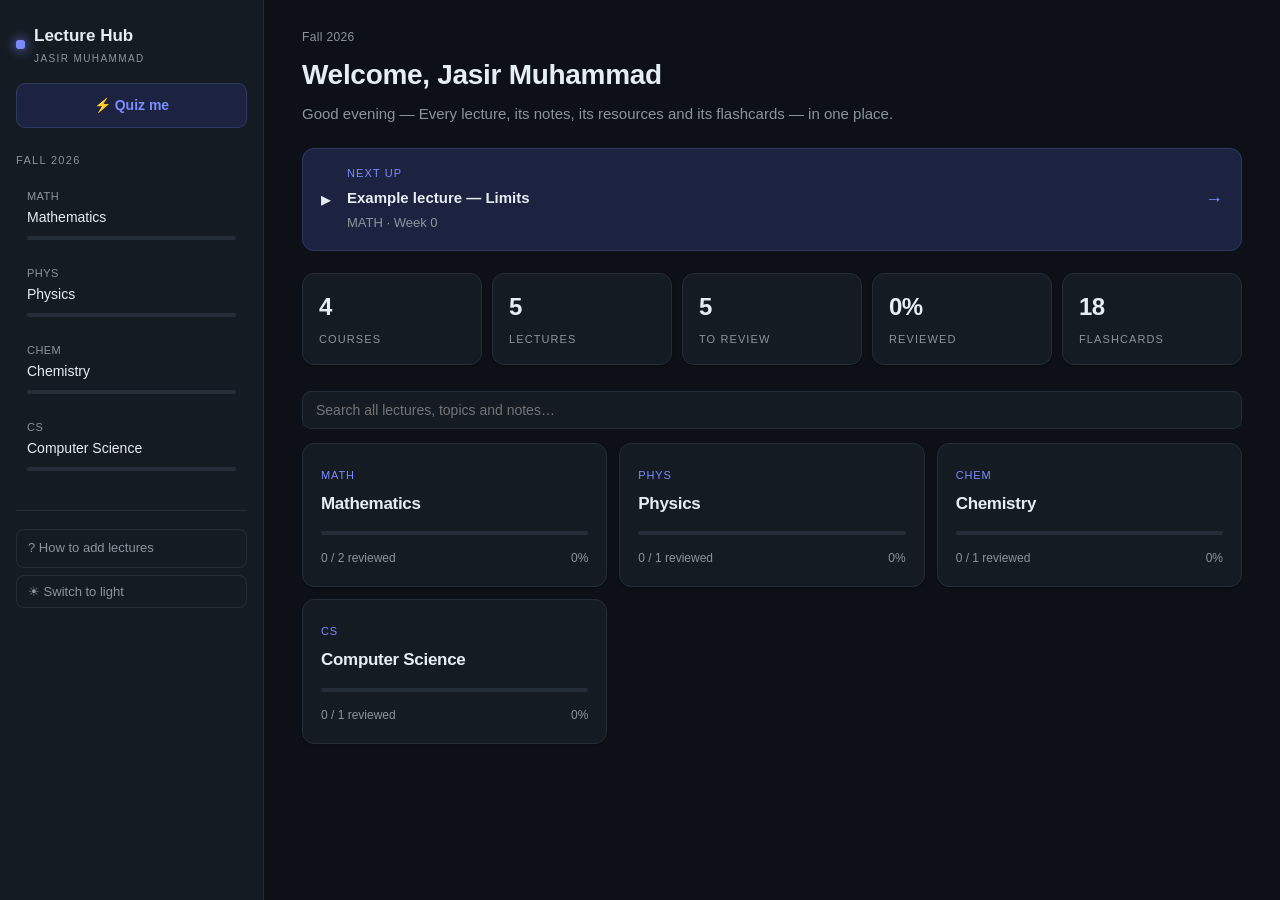
<file: index.html>
<!DOCTYPE html>
<html lang="en" data-theme="dark">
<head>
  <meta charset="utf-8">
  <meta name="viewport" content="width=device-width, initial-scale=1, viewport-fit=cover">
  <title>Lecture Hub</title>
  <meta name="description" content="University lecture notes, resources and flashcards — available offline.">
  <meta name="theme-color" content="#0d1117">
  <link rel="manifest" href="manifest.webmanifest">
  <link rel="icon" href="assets/favicon.svg" type="image/svg+xml">
  <link rel="apple-touch-icon" href="assets/icons/apple-touch-icon.png">
  <meta name="apple-mobile-web-app-capable" content="yes">
  <meta name="apple-mobile-web-app-title" content="Lectures">
  <link rel="stylesheet" href="assets/css/styles.css">
  <!-- apply the saved theme before first paint, so there's no flash of the wrong one -->
  <script>try{var t=JSON.parse(localStorage.getItem('lecturehub.v1')||'{}').theme;if(t)document.documentElement.setAttribute('data-theme',t)}catch(e){}</script>
</head>
<body>
  <header class="topbar">
    <button class="icon-btn" id="menuBtn" type="button" aria-label="Menu">☰</button>
    <span class="topbar-title">Lecture Hub</span>
    <button class="icon-btn" id="topThemeBtn" type="button" aria-label="Switch theme">◐</button>
  </header>

  <div class="scrim" id="scrim" hidden></div>

  <div class="layout">
    <aside class="sidebar" id="sidebar"></aside>

    <main class="content">
      <div class="crumb" id="crumb"></div>
      <h1 class="page-title" id="title">All courses</h1>
      <p class="page-sub" id="sub"></p>

      <div id="resume"></div>

      <div class="stats" id="stats"></div>

      <div class="toolbar">
        <input type="search" class="search" id="search" placeholder="Search all lectures, topics and notes…">
      </div>

      <div id="results"></div>
      <div id="courses"></div>
    </main>
  </div>

  <script src="assets/js/content.js"></script>
  <script src="assets/js/store.js"></script>
  <script src="assets/js/app.js"></script>
  <script src="assets/js/page-index.js"></script>
</body>
</html>
</file>
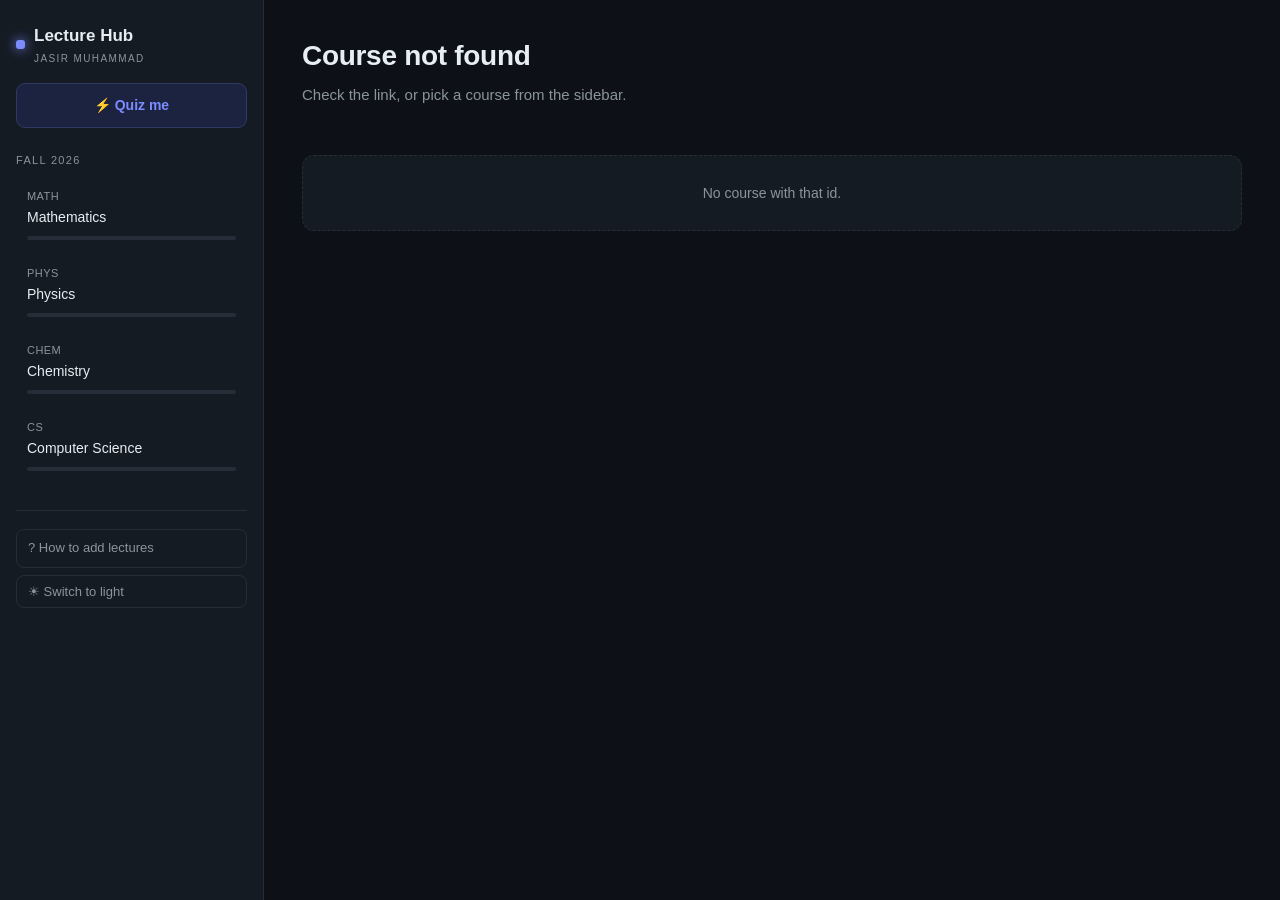
<file: course.html>
<!DOCTYPE html>
<html lang="en" data-theme="dark">
<head>
  <meta charset="utf-8">
  <meta name="viewport" content="width=device-width, initial-scale=1, viewport-fit=cover">
  <title>Course — Lecture Hub</title>
  <meta name="theme-color" content="#0d1117">
  <link rel="manifest" href="manifest.webmanifest">
  <link rel="icon" href="assets/favicon.svg" type="image/svg+xml">
  <link rel="apple-touch-icon" href="assets/icons/apple-touch-icon.png">
  <meta name="apple-mobile-web-app-capable" content="yes">
  <link rel="stylesheet" href="assets/css/styles.css">
  <script>try{var t=JSON.parse(localStorage.getItem('lecturehub.v1')||'{}').theme;if(t)document.documentElement.setAttribute('data-theme',t)}catch(e){}</script>
</head>
<body>
  <header class="topbar">
    <button class="icon-btn" id="menuBtn" type="button" aria-label="Menu">☰</button>
    <span class="topbar-title" id="topTitle">Course</span>
    <button class="icon-btn" id="topThemeBtn" type="button" aria-label="Switch theme">◐</button>
  </header>

  <div class="scrim" id="scrim" hidden></div>

  <div class="layout">
    <aside class="sidebar" id="sidebar"></aside>

    <main class="content">
      <div class="crumb" id="crumb"></div>
      <h1 class="page-title" id="title"></h1>
      <p class="page-sub" id="sub"></p>

      <div class="stats" id="stats"></div>

      <div class="toolbar">
        <input type="search" class="search" id="search" placeholder="Search this course…">
        <button class="chip on" data-filter="all" type="button">All</button>
        <button class="chip" data-filter="todo" type="button">To review</button>
        <button class="chip" data-filter="done" type="button">Reviewed</button>
      </div>

      <div id="lectures"></div>
    </main>
  </div>

  <script src="assets/js/content.js"></script>
  <script src="assets/js/store.js"></script>
  <script src="assets/js/app.js"></script>
  <script src="assets/js/page-course.js"></script>
</body>
</html>
</file>
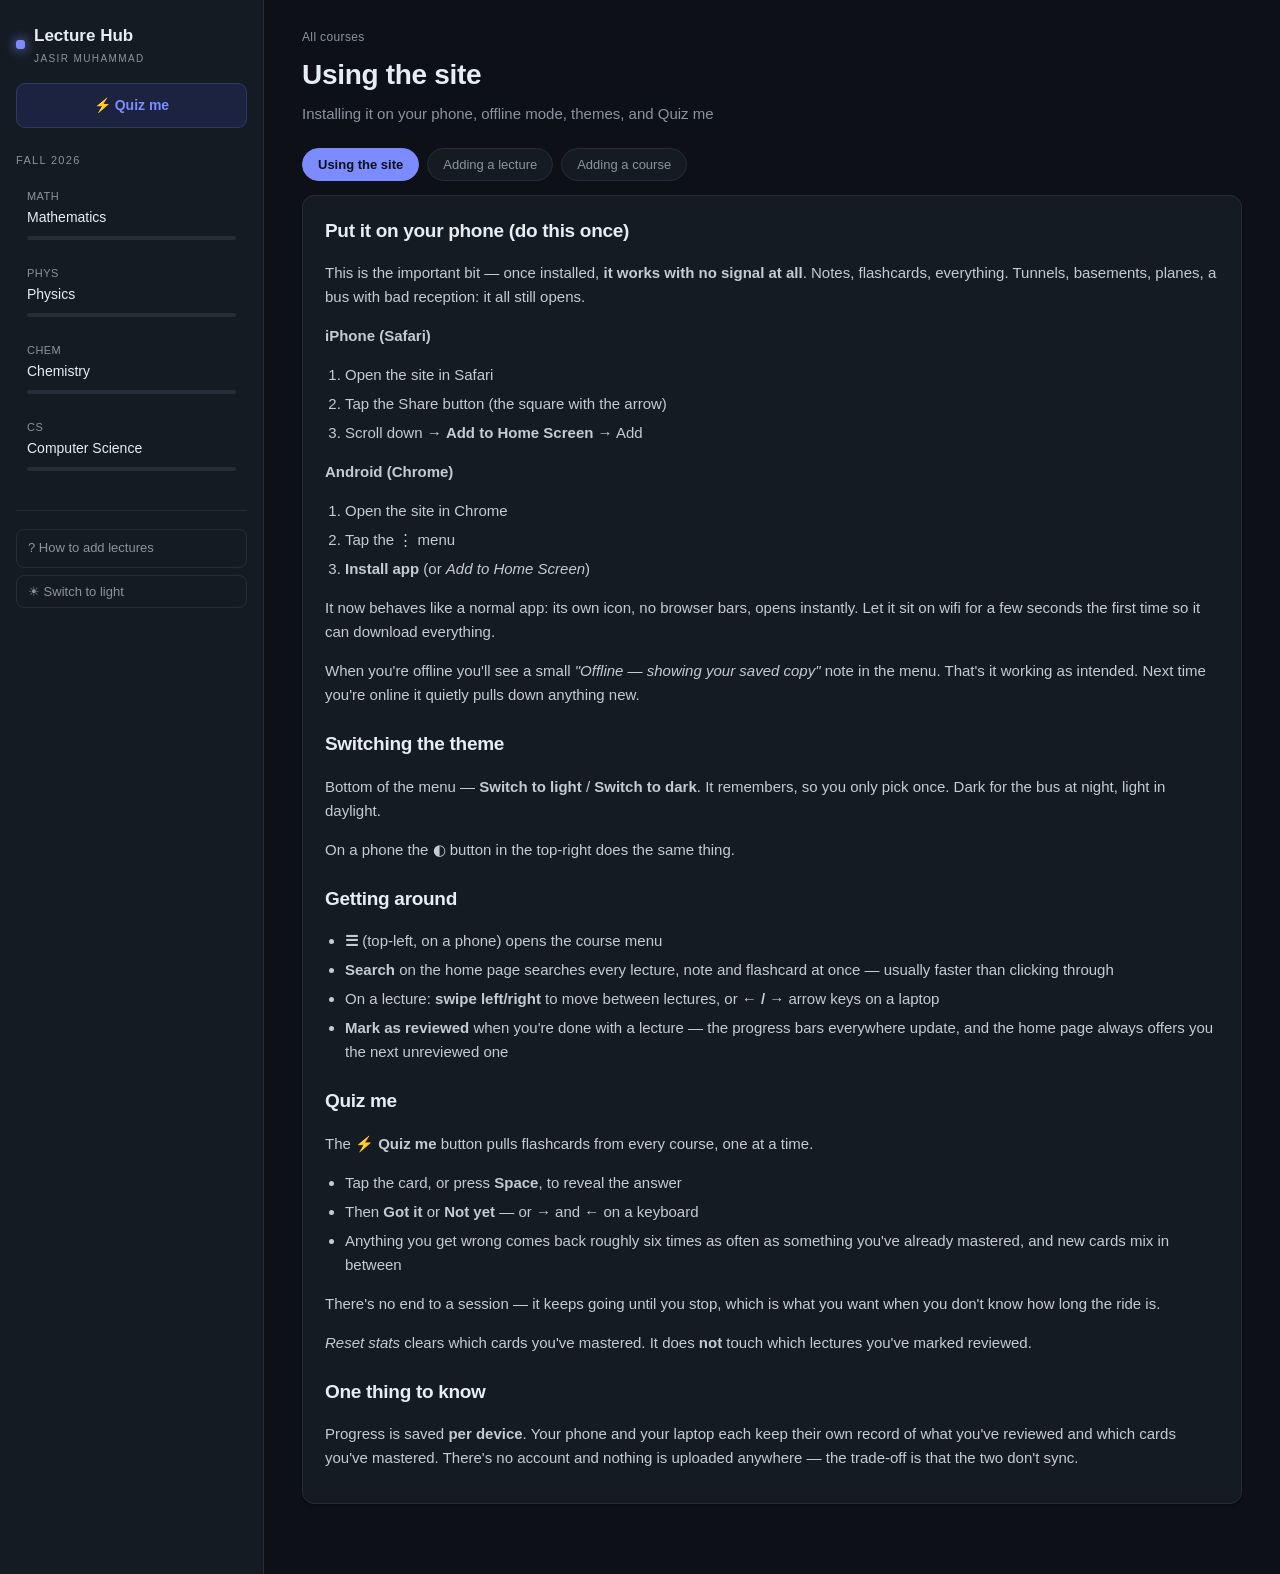
<file: help.html>
<!DOCTYPE html>
<html lang="en" data-theme="dark">
<head>
  <meta charset="utf-8">
  <meta name="viewport" content="width=device-width, initial-scale=1, viewport-fit=cover">
  <title>How to — Lecture Hub</title>
  <meta name="theme-color" content="#0d1117">
  <link rel="manifest" href="manifest.webmanifest">
  <link rel="icon" href="assets/favicon.svg" type="image/svg+xml">
  <link rel="apple-touch-icon" href="assets/icons/apple-touch-icon.png">
  <meta name="apple-mobile-web-app-capable" content="yes">
  <link rel="stylesheet" href="assets/css/styles.css">
  <script>try{var t=JSON.parse(localStorage.getItem('lecturehub.v1')||'{}').theme;if(t)document.documentElement.setAttribute('data-theme',t)}catch(e){}</script>
</head>
<body>
  <header class="topbar">
    <button class="icon-btn" id="menuBtn" type="button" aria-label="Menu">☰</button>
    <span class="topbar-title">How to</span>
    <button class="icon-btn" id="topThemeBtn" type="button" aria-label="Switch theme">◐</button>
  </header>

  <div class="scrim" id="scrim" hidden></div>

  <div class="layout">
    <aside class="sidebar" id="sidebar"></aside>

    <main class="content">
      <div class="crumb"><a href="index.html">All courses</a></div>
      <h1 class="page-title" id="title">How to</h1>
      <p class="page-sub" id="sub">Everything you need to run this site, readable on your phone.</p>

      <div class="toolbar" id="guideNav"></div>

      <div id="guide"></div>
    </main>
  </div>

  <script src="assets/js/content.js"></script>
  <script src="assets/js/store.js"></script>
  <script src="assets/js/app.js"></script>
  <script src="assets/js/page-help.js"></script>
</body>
</html>
</file>
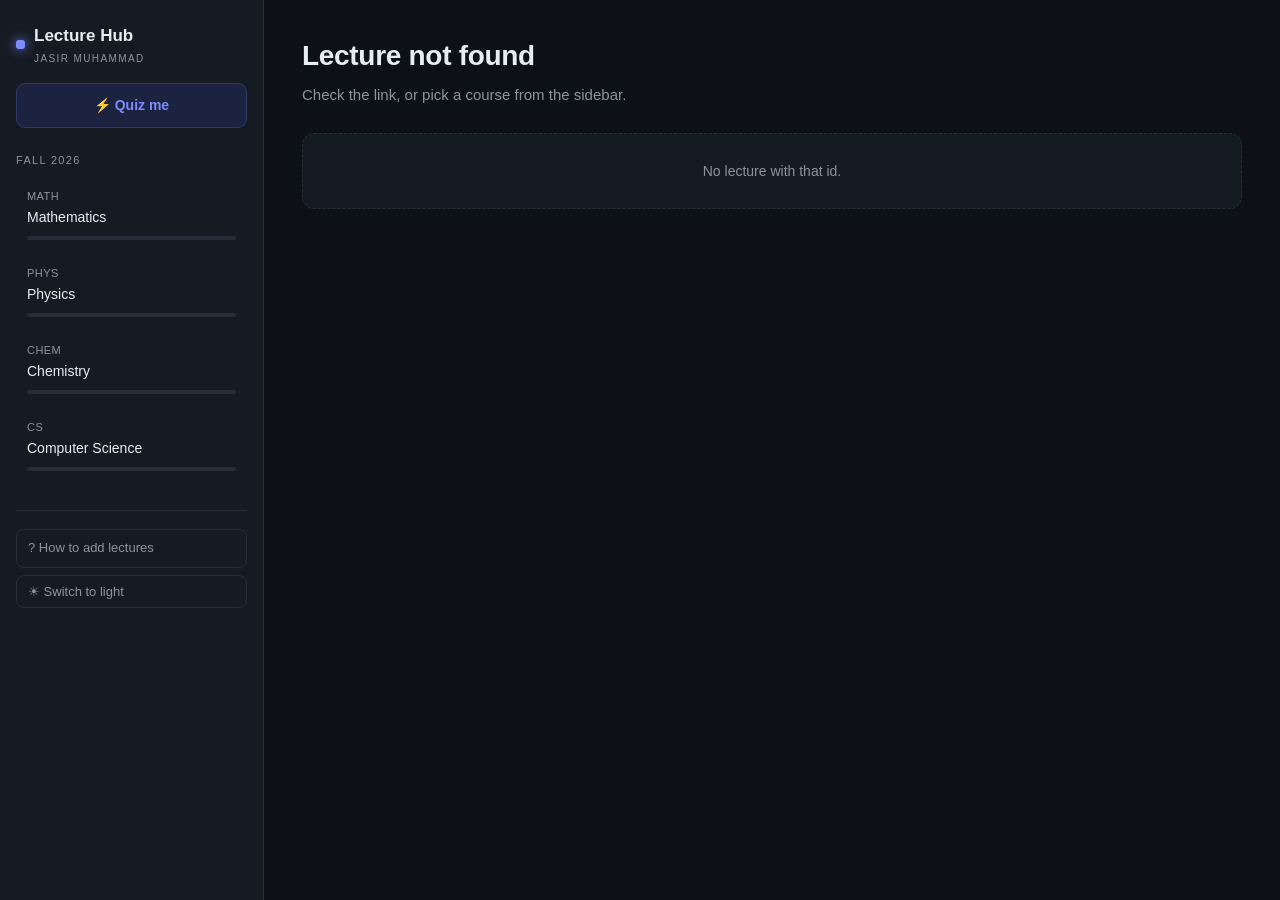
<file: lecture.html>
<!DOCTYPE html>
<html lang="en" data-theme="dark">
<head>
  <meta charset="utf-8">
  <meta name="viewport" content="width=device-width, initial-scale=1, viewport-fit=cover">
  <title>Lecture — Lecture Hub</title>
  <meta name="theme-color" content="#0d1117">
  <link rel="manifest" href="manifest.webmanifest">
  <link rel="icon" href="assets/favicon.svg" type="image/svg+xml">
  <link rel="apple-touch-icon" href="assets/icons/apple-touch-icon.png">
  <meta name="apple-mobile-web-app-capable" content="yes">
  <link rel="stylesheet" href="assets/css/styles.css">
  <script>try{var t=JSON.parse(localStorage.getItem('lecturehub.v1')||'{}').theme;if(t)document.documentElement.setAttribute('data-theme',t)}catch(e){}</script>
</head>
<body>
  <header class="topbar">
    <button class="icon-btn" id="menuBtn" type="button" aria-label="Menu">☰</button>
    <span class="topbar-title" id="topTitle">Lecture</span>
    <button class="icon-btn" id="topThemeBtn" type="button" aria-label="Switch theme">◐</button>
  </header>

  <div class="scrim" id="scrim" hidden></div>

  <div class="layout">
    <aside class="sidebar" id="sidebar"></aside>

    <main class="content">
      <div class="crumb" id="crumb"></div>
      <h1 class="page-title" id="title"></h1>
      <p class="page-sub" id="sub"></p>

      <div id="topics" style="margin-bottom:20px"></div>

      <div style="margin-bottom:26px">
        <button class="btn primary" id="reviewBtn" type="button"></button>
      </div>

      <div id="body"></div>

      <div class="pager" id="pager"></div>
    </main>
  </div>

  <script src="assets/js/content.js"></script>
  <script src="assets/js/store.js"></script>
  <script src="assets/js/app.js"></script>
  <script src="assets/js/page-lecture.js"></script>
</body>
</html>
</file>
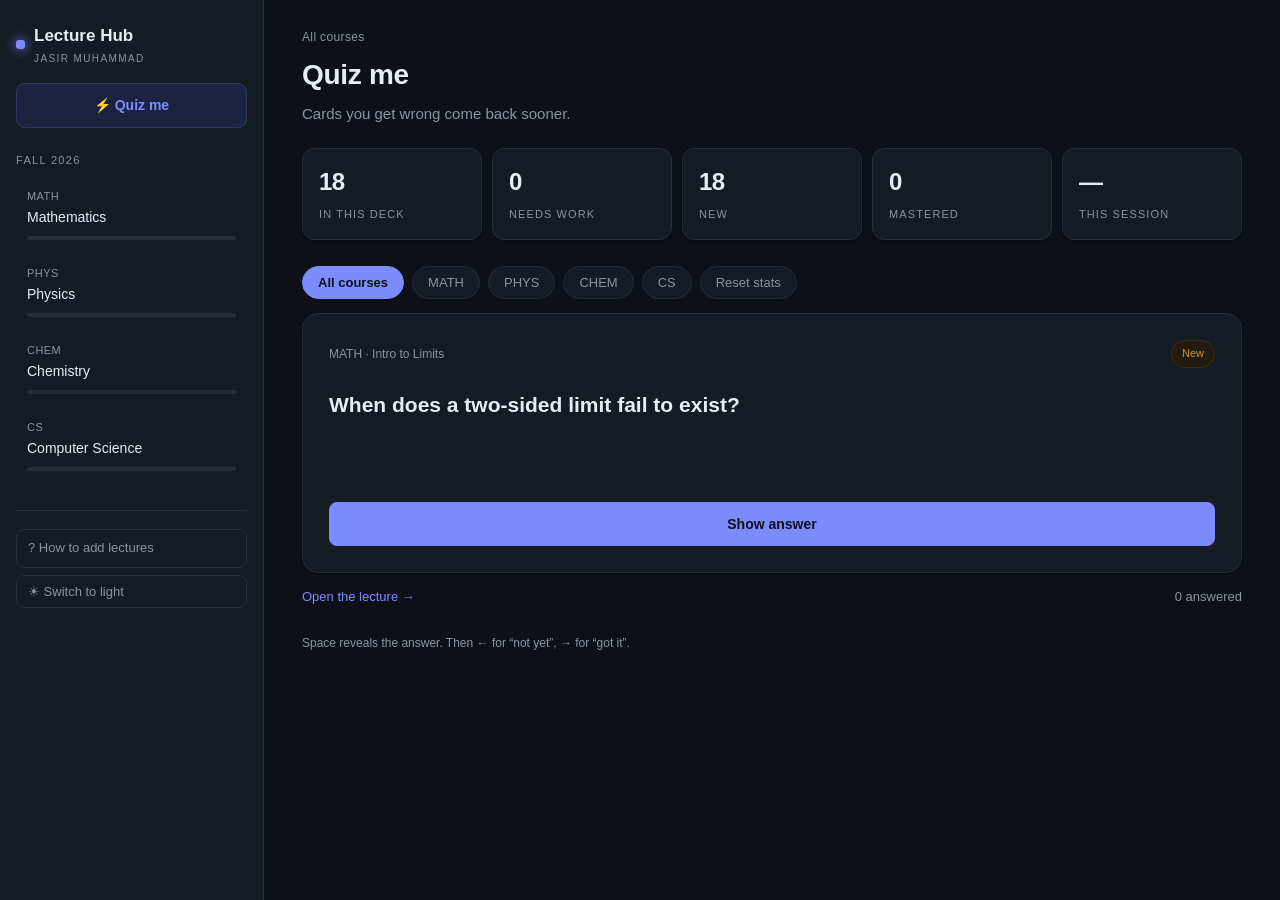
<file: quiz.html>
<!DOCTYPE html>
<html lang="en" data-theme="dark">
<head>
  <meta charset="utf-8">
  <meta name="viewport" content="width=device-width, initial-scale=1, viewport-fit=cover">
  <title>Quiz me — Lecture Hub</title>
  <meta name="theme-color" content="#0d1117">
  <link rel="manifest" href="manifest.webmanifest">
  <link rel="icon" href="assets/favicon.svg" type="image/svg+xml">
  <link rel="apple-touch-icon" href="assets/icons/apple-touch-icon.png">
  <link rel="stylesheet" href="assets/css/styles.css">
  <script>try{var t=JSON.parse(localStorage.getItem('lecturehub.v1')||'{}').theme;if(t)document.documentElement.setAttribute('data-theme',t)}catch(e){}</script>
</head>
<body>
  <header class="topbar">
    <button class="icon-btn" id="menuBtn" type="button" aria-label="Menu">☰</button>
    <span class="topbar-title">Quiz me</span>
    <button class="icon-btn" id="topThemeBtn" type="button" aria-label="Switch theme">◐</button>
  </header>

  <div class="scrim" id="scrim" hidden></div>

  <div class="layout">
    <aside class="sidebar" id="sidebar"></aside>

    <main class="content">
      <div class="crumb"><a href="index.html">All courses</a></div>
      <h1 class="page-title">Quiz me</h1>
      <p class="page-sub">Cards you get wrong come back sooner.</p>

      <div class="stats" id="stats"></div>

      <div class="toolbar" id="filters"></div>

      <div id="quiz"></div>

      <p class="page-sub" id="hint" style="margin-top:26px;font-size:12px"></p>
    </main>
  </div>

  <script src="assets/js/content.js"></script>
  <script src="assets/js/store.js"></script>
  <script src="assets/js/app.js"></script>
  <script src="assets/js/page-quiz.js"></script>
</body>
</html>
</file>
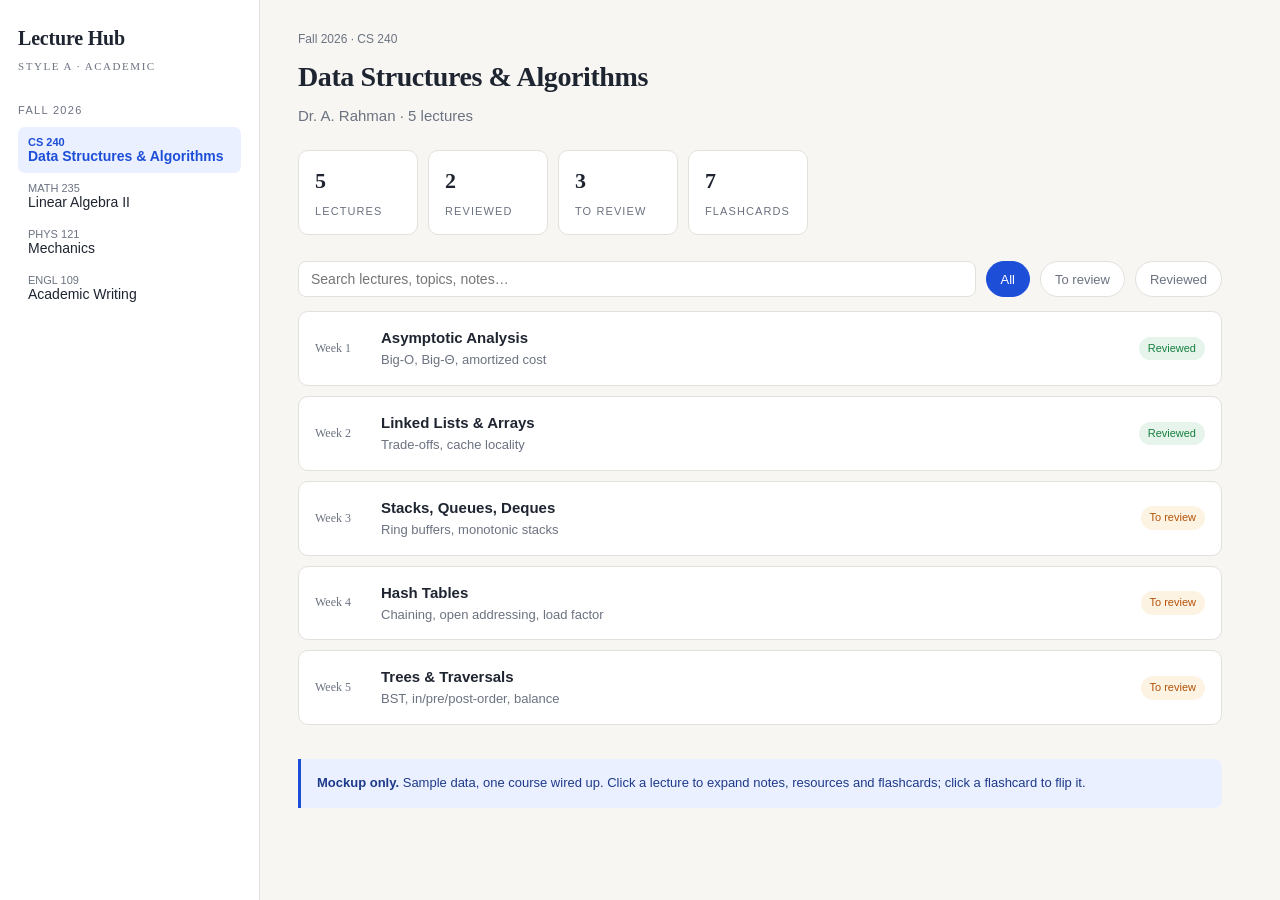
<file: mockups/mockup-academic.html>
<!DOCTYPE html>
<html lang="en">
<head>
<meta charset="utf-8">
<meta name="viewport" content="width=device-width, initial-scale=1">
<title>Lecture Hub — Academic style</title>
<style>
  :root{
    --bg:#f7f6f3; --panel:#ffffff; --ink:#1e2430; --muted:#6b7280;
    --line:#e3e1dc; --accent:#1d4ed8; --accent-soft:#eaf0ff;
    --ok:#15803d; --ok-soft:#e7f4ec; --warn:#b45309; --warn-soft:#fdf3e3;
  }
  *{box-sizing:border-box}
  body{margin:0;background:var(--bg);color:var(--ink);
    font:15px/1.6 -apple-system,BlinkMacSystemFont,"Segoe UI",Roboto,sans-serif;}
  h1,h2,h3,.serif{font-family:"Iowan Old Style","Palatino Linotype",Georgia,serif;}
  a{color:var(--accent)}
  .wrap{display:grid;grid-template-columns:260px 1fr;min-height:100vh}

  /* Sidebar */
  aside{background:var(--panel);border-right:1px solid var(--line);padding:22px 18px}
  .brand{font-family:"Iowan Old Style",Georgia,serif;font-size:20px;font-weight:600;letter-spacing:-.2px}
  .brand small{display:block;font-family:inherit;font-size:11px;letter-spacing:.14em;
    text-transform:uppercase;color:var(--muted);font-weight:500;margin-top:4px}
  .term{margin:26px 0 8px;font-size:11px;letter-spacing:.12em;text-transform:uppercase;color:var(--muted)}
  .course{display:block;width:100%;text-align:left;border:0;background:none;cursor:pointer;
    padding:9px 10px;border-radius:7px;color:var(--ink);font-size:14px}
  .course:hover{background:#f2f1ed}
  .course.active{background:var(--accent-soft);color:var(--accent);font-weight:600}
  .course .code{font-size:11px;color:var(--muted);display:block}
  .course.active .code{color:var(--accent)}
  .bar{height:4px;background:#eceae5;border-radius:99px;margin-top:7px;overflow:hidden}
  .bar i{display:block;height:100%;background:var(--accent);border-radius:99px}

  /* Main */
  main{padding:30px 38px 60px;max-width:1000px}
  .crumb{font-size:12px;color:var(--muted);margin-bottom:6px}
  h1{margin:0 0 4px;font-size:28px;letter-spacing:-.4px}
  .sub{color:var(--muted);margin:0 0 22px}
  .stats{display:flex;gap:10px;flex-wrap:wrap;margin-bottom:26px}
  .stat{background:var(--panel);border:1px solid var(--line);border-radius:10px;padding:12px 16px;min-width:120px}
  .stat b{display:block;font-size:22px;font-family:Georgia,serif}
  .stat span{font-size:11px;letter-spacing:.1em;text-transform:uppercase;color:var(--muted)}

  .toolbar{display:flex;gap:10px;margin-bottom:14px;flex-wrap:wrap}
  input[type=search]{flex:1;min-width:200px;padding:9px 12px;border:1px solid var(--line);
    border-radius:8px;background:var(--panel);font-size:14px;color:var(--ink)}
  .chip{border:1px solid var(--line);background:var(--panel);border-radius:99px;padding:7px 14px;
    font-size:13px;cursor:pointer;color:var(--muted)}
  .chip.on{background:var(--accent);border-color:var(--accent);color:#fff}

  .lec{background:var(--panel);border:1px solid var(--line);border-radius:10px;margin-bottom:10px;overflow:hidden}
  .lec-head{display:flex;align-items:center;gap:14px;padding:14px 16px;cursor:pointer}
  .lec-head:hover{background:#faf9f7}
  .wk{font-family:Georgia,serif;font-size:12px;color:var(--muted);width:52px;flex:none}
  .lec-title{flex:1;font-weight:600}
  .lec-title em{display:block;font-style:normal;font-weight:400;font-size:13px;color:var(--muted)}
  .tag{font-size:11px;padding:3px 9px;border-radius:99px;white-space:nowrap}
  .t-done{background:var(--ok-soft);color:var(--ok)}
  .t-todo{background:var(--warn-soft);color:var(--warn)}
  .lec-body{display:none;border-top:1px solid var(--line);padding:18px 16px 20px;background:#fcfbfa}
  .lec.open .lec-body{display:block}
  .lec-body h3{margin:0 0 8px;font-size:15px}
  .notes{margin:0 0 18px;padding-left:18px;color:#374151}
  .notes li{margin-bottom:5px}
  .res{display:flex;gap:8px;flex-wrap:wrap;margin-bottom:18px}
  .res a{display:inline-flex;align-items:center;gap:7px;text-decoration:none;font-size:13px;
    border:1px solid var(--line);background:var(--panel);border-radius:7px;padding:7px 12px;color:var(--ink)}
  .res a:hover{border-color:var(--accent);color:var(--accent)}

  .cards{display:grid;grid-template-columns:repeat(auto-fill,minmax(230px,1fr));gap:10px}
  .card{background:var(--panel);border:1px solid var(--line);border-left:3px solid var(--accent);
    border-radius:8px;padding:14px;cursor:pointer;min-height:86px}
  .card .q{font-weight:600;font-size:14px}
  .card .a{font-size:13px;color:var(--muted);margin-top:8px;display:none}
  .card.flip .a{display:block}
  .card .hint{font-size:11px;color:#9ca3af;margin-top:8px}
  .card.flip .hint{display:none}
  .doneBtn{margin-top:16px;border:1px solid var(--line);background:var(--panel);border-radius:7px;
    padding:8px 14px;font-size:13px;cursor:pointer;color:var(--ink)}
  .doneBtn:hover{border-color:var(--ok);color:var(--ok)}
  .note{margin-top:34px;padding:14px 16px;border-left:3px solid var(--accent);background:var(--accent-soft);
    border-radius:0 8px 8px 0;font-size:13px;color:#1e3a8a}
  @media(max-width:820px){.wrap{grid-template-columns:1fr}aside{border-right:0;border-bottom:1px solid var(--line)}main{padding:22px 18px 50px}}
</style>
</head>
<body>
<div class="wrap">
  <aside>
    <div class="brand">Lecture Hub<small>Style A · Academic</small></div>
    <div class="term">Fall 2026</div>
    <div id="courses"></div>
  </aside>
  <main>
    <div class="crumb" id="crumb"></div>
    <h1 id="ctitle"></h1>
    <p class="sub" id="csub"></p>
    <div class="stats" id="stats"></div>
    <div class="toolbar">
      <input type="search" id="q" placeholder="Search lectures, topics, notes…">
      <button class="chip on" data-f="all">All</button>
      <button class="chip" data-f="todo">To review</button>
      <button class="chip" data-f="done">Reviewed</button>
    </div>
    <div id="list"></div>
    <div class="note"><b>Mockup only.</b> Sample data, one course wired up. Click a lecture to expand notes, resources and flashcards; click a flashcard to flip it.</div>
  </main>
</div>
<script>
const DATA=[
 {code:"CS 240",name:"Data Structures & Algorithms",term:"Fall 2026",prof:"Dr. A. Rahman",lectures:[
   {wk:"Week 1",t:"Asymptotic Analysis",d:"Big-O, Big-Θ, amortized cost",done:true,
    notes:["Big-O is an upper bound; Θ is a tight bound.","Amortized ≠ average — it's a worst-case guarantee over a sequence.","Dynamic array push is O(1) amortized because of doubling."],
    res:[["Slides (PDF)","#"],["Recording","#"],["Problem set 1","#"]],
    cards:[["What does amortized O(1) mean?","Any sequence of n operations costs O(n) total, even if one operation is expensive."],["Θ vs O?","O is an upper bound; Θ means the bound is tight both above and below."]]},
   {wk:"Week 2",t:"Linked Lists & Arrays",d:"Trade-offs, cache locality",done:true,
    notes:["Arrays win on traversal because of cache locality.","Linked lists give O(1) insert only if you already hold the node."],
    res:[["Slides (PDF)","#"],["Recording","#"]],
    cards:[["When is a linked list actually faster?","When you already have a pointer to the position and are inserting/removing often."]]},
   {wk:"Week 3",t:"Stacks, Queues, Deques",d:"Ring buffers, monotonic stacks",done:false,
    notes:["A ring buffer avoids shifting on dequeue.","Monotonic stack solves 'next greater element' in O(n)."],
    res:[["Slides (PDF)","#"],["Recording","#"],["Lab 3 starter code","#"]],
    cards:[["Why a monotonic stack?","Each element is pushed and popped at most once → O(n) overall."],["Ring buffer full vs empty?","Keep a count, or leave one slot unused — head==tail is otherwise ambiguous."]]},
   {wk:"Week 4",t:"Hash Tables",d:"Chaining, open addressing, load factor",done:false,
    notes:["Load factor α = n/m drives expected probe length.","Open addressing degrades badly past α ≈ 0.7."],
    res:[["Slides (PDF)","#"],["Midterm review sheet","#"]],
    cards:[["Why resize a hash table?","To keep the load factor low so expected lookup stays O(1)."]]},
   {wk:"Week 5",t:"Trees & Traversals",d:"BST, in/pre/post-order, balance",done:false,
    notes:["In-order traversal of a BST yields sorted output.","Unbalanced BST degenerates to a linked list — O(n) lookup."],
    res:[["Slides (PDF)","#"],["Recording","#"]],
    cards:[["Why balance a BST?","To keep height O(log n) so lookups stay logarithmic."]]}
 ]},
 {code:"MATH 235",name:"Linear Algebra II",term:"Fall 2026",prof:"Dr. L. Chen",lectures:[]},
 {code:"PHYS 121",name:"Mechanics",term:"Fall 2026",prof:"Dr. S. Patel",lectures:[]},
 {code:"ENGL 109",name:"Academic Writing",term:"Fall 2026",prof:"Dr. M. Odell",lectures:[]}
];
let ci=0, filter="all", query="";
const $=s=>document.querySelector(s);

function renderCourses(){
  $("#courses").innerHTML=DATA.map((c,i)=>{
    const t=c.lectures.length, d=c.lectures.filter(l=>l.done).length;
    const p=t?Math.round(d/t*100):0;
    return `<button class="course ${i===ci?'active':''}" data-i="${i}">
      <span class="code">${c.code}</span>${c.name}
      <span class="bar"><i style="width:${p}%"></i></span></button>`;
  }).join("");
  document.querySelectorAll(".course").forEach(b=>b.onclick=()=>{ci=+b.dataset.i;renderAll()});
}
function renderAll(){
  const c=DATA[ci];
  $("#crumb").textContent=`${c.term} · ${c.code}`;
  $("#ctitle").textContent=c.name;
  $("#csub").textContent=`${c.prof} · ${c.lectures.length} lectures`;
  const t=c.lectures.length,d=c.lectures.filter(l=>l.done).length;
  const cards=c.lectures.reduce((s,l)=>s+l.cards.length,0);
  $("#stats").innerHTML=[[t,"Lectures"],[d,"Reviewed"],[t-d,"To review"],[cards,"Flashcards"]]
    .map(([v,k])=>`<div class="stat"><b>${v}</b><span>${k}</span></div>`).join("");
  renderList(); renderCourses();
}
function renderList(){
  const c=DATA[ci];
  const items=c.lectures.filter(l=>{
    if(filter==="done"&&!l.done)return false;
    if(filter==="todo"&&l.done)return false;
    if(!query)return true;
    const hay=(l.t+l.d+l.notes.join(" ")).toLowerCase();
    return hay.includes(query);
  });
  if(!items.length){$("#list").innerHTML=`<div class="lec"><div class="lec-head"><span class="lec-title" style="color:#6b7280;font-weight:400">No lectures here yet.</span></div></div>`;return}
  $("#list").innerHTML=items.map((l,i)=>`
   <div class="lec" data-i="${c.lectures.indexOf(l)}">
    <div class="lec-head">
      <span class="wk">${l.wk}</span>
      <span class="lec-title">${l.t}<em>${l.d}</em></span>
      <span class="tag ${l.done?'t-done':'t-todo'}">${l.done?'Reviewed':'To review'}</span>
    </div>
    <div class="lec-body">
      <h3>Key points</h3>
      <ul class="notes">${l.notes.map(n=>`<li>${n}</li>`).join("")}</ul>
      <h3>Resources</h3>
      <div class="res">${l.res.map(r=>`<a href="${r[1]}" onclick="return false">${r[0]}</a>`).join("")}</div>
      <h3>Flashcards</h3>
      <div class="cards">${l.cards.map(cd=>`<div class="card"><div class="q">${cd[0]}</div><div class="a">${cd[1]}</div><div class="hint">click to reveal</div></div>`).join("")}</div>
      <button class="doneBtn">${l.done?'Mark as to review':'Mark as reviewed'}</button>
    </div>
   </div>`).join("");
  document.querySelectorAll(".lec-head").forEach(h=>h.onclick=()=>h.parentElement.classList.toggle("open"));
  document.querySelectorAll(".card").forEach(k=>k.onclick=e=>{e.stopPropagation();k.classList.toggle("flip")});
  document.querySelectorAll(".doneBtn").forEach(b=>b.onclick=e=>{
    e.stopPropagation();
    const idx=+b.closest(".lec").dataset.i;
    DATA[ci].lectures[idx].done=!DATA[ci].lectures[idx].done;
    renderAll();
  });
}
$("#q").oninput=e=>{query=e.target.value.toLowerCase().trim();renderList()};
document.querySelectorAll(".chip").forEach(b=>b.onclick=()=>{
  document.querySelectorAll(".chip").forEach(x=>x.classList.remove("on"));
  b.classList.add("on");filter=b.dataset.f;renderList();
});
renderAll();
</script>
</body>
</html>
</file>
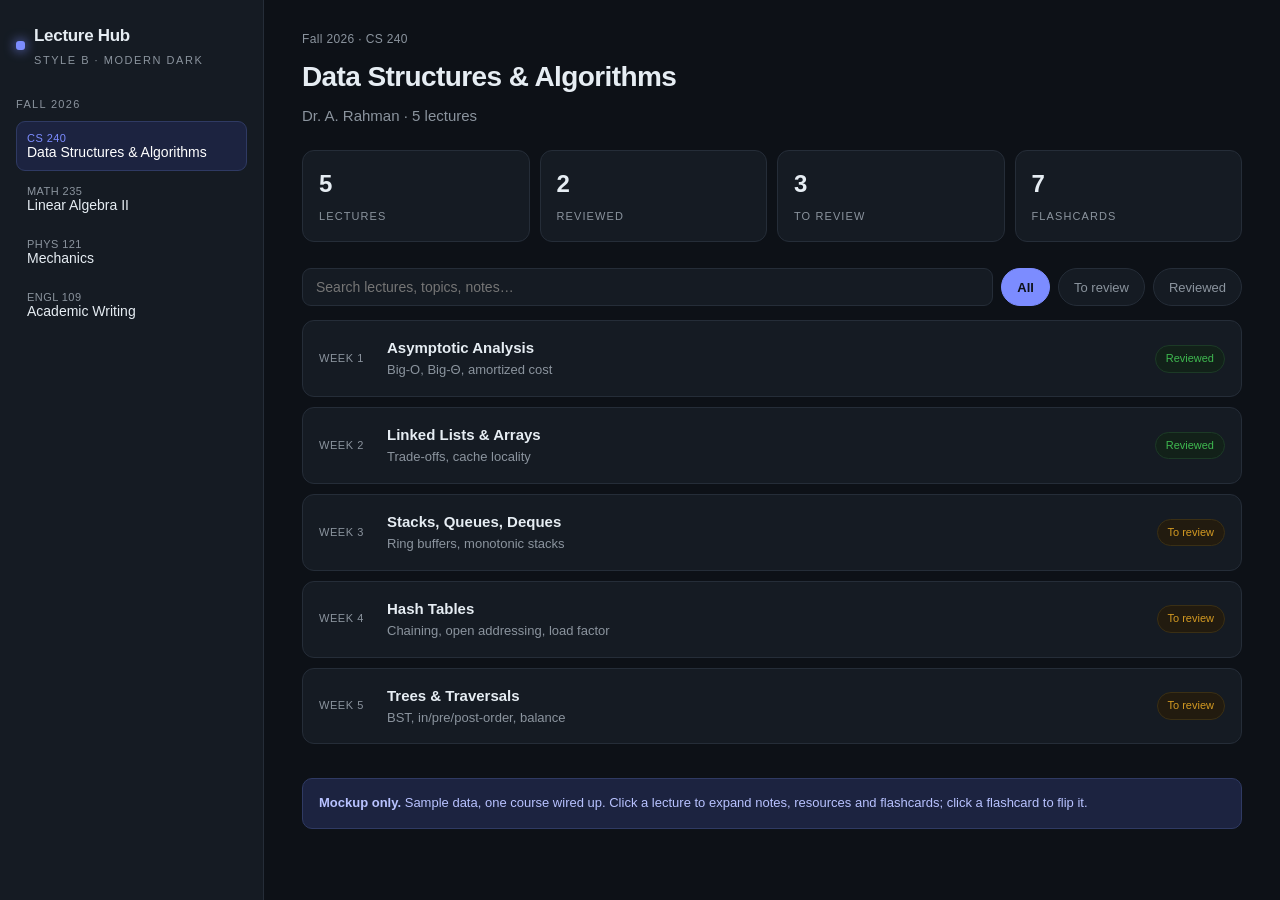
<file: mockups/mockup-dark.html>
<!DOCTYPE html>
<html lang="en">
<head>
<meta charset="utf-8">
<meta name="viewport" content="width=device-width, initial-scale=1">
<title>Lecture Hub — Modern dark style</title>
<style>
  :root{
    --bg:#0d1117; --panel:#151b23; --panel2:#1b232d; --ink:#e6edf3; --muted:#8b949e;
    --line:#252d38; --accent:#7c8cff; --accent-soft:#1c2340;
    --ok:#3fb950; --ok-soft:#122119; --warn:#d29922; --warn-soft:#221b0f;
  }
  *{box-sizing:border-box}
  body{margin:0;background:var(--bg);color:var(--ink);
    font:15px/1.6 -apple-system,BlinkMacSystemFont,"Segoe UI",Roboto,sans-serif;}
  a{color:var(--accent)}
  .wrap{display:grid;grid-template-columns:264px 1fr;min-height:100vh}

  aside{background:var(--panel);border-right:1px solid var(--line);padding:22px 16px}
  .brand{font-size:17px;font-weight:700;letter-spacing:-.3px;display:flex;align-items:center;gap:9px}
  .dot{width:9px;height:9px;border-radius:3px;background:var(--accent);box-shadow:0 0 12px var(--accent)}
  .brand small{display:block;font-size:11px;letter-spacing:.14em;text-transform:uppercase;
    color:var(--muted);font-weight:500;margin-top:3px}
  .term{margin:26px 0 8px;font-size:11px;letter-spacing:.12em;text-transform:uppercase;color:var(--muted)}
  .course{display:block;width:100%;text-align:left;border:1px solid transparent;background:none;
    cursor:pointer;padding:10px;border-radius:9px;color:var(--ink);font-size:14px;margin-bottom:3px}
  .course:hover{background:var(--panel2)}
  .course.active{background:var(--accent-soft);border-color:#2f3a63;color:#fff}
  .course .code{font-size:11px;color:var(--muted);display:block;letter-spacing:.04em}
  .course.active .code{color:var(--accent)}
  .bar{height:4px;background:#222b36;border-radius:99px;margin-top:8px;overflow:hidden}
  .bar i{display:block;height:100%;background:linear-gradient(90deg,var(--accent),#4fd1c5);border-radius:99px}

  main{padding:30px 38px 60px;max-width:1020px}
  .crumb{font-size:12px;color:var(--muted);margin-bottom:6px;letter-spacing:.03em}
  h1{margin:0 0 4px;font-size:28px;letter-spacing:-.6px}
  .sub{color:var(--muted);margin:0 0 22px}
  .stats{display:grid;grid-template-columns:repeat(auto-fit,minmax(130px,1fr));gap:10px;margin-bottom:26px}
  .stat{background:var(--panel);border:1px solid var(--line);border-radius:12px;padding:14px 16px}
  .stat b{display:block;font-size:24px;font-weight:700;letter-spacing:-.5px}
  .stat span{font-size:11px;letter-spacing:.1em;text-transform:uppercase;color:var(--muted)}

  .toolbar{display:flex;gap:8px;margin-bottom:14px;flex-wrap:wrap}
  input[type=search]{flex:1;min-width:200px;padding:10px 13px;border:1px solid var(--line);
    border-radius:9px;background:var(--panel);font-size:14px;color:var(--ink);outline:none}
  input[type=search]:focus{border-color:var(--accent)}
  .chip{border:1px solid var(--line);background:var(--panel);border-radius:99px;padding:8px 15px;
    font-size:13px;cursor:pointer;color:var(--muted)}
  .chip.on{background:var(--accent);border-color:var(--accent);color:#0d1117;font-weight:600}

  .lec{background:var(--panel);border:1px solid var(--line);border-radius:12px;margin-bottom:10px;overflow:hidden}
  .lec.open{border-color:#2f3a63}
  .lec-head{display:flex;align-items:center;gap:14px;padding:15px 16px;cursor:pointer}
  .lec-head:hover{background:var(--panel2)}
  .wk{font-size:11px;color:var(--muted);width:54px;flex:none;letter-spacing:.05em;text-transform:uppercase}
  .lec-title{flex:1;font-weight:600}
  .lec-title em{display:block;font-style:normal;font-weight:400;font-size:13px;color:var(--muted)}
  .tag{font-size:11px;padding:4px 10px;border-radius:99px;white-space:nowrap;border:1px solid transparent}
  .t-done{background:var(--ok-soft);color:var(--ok);border-color:#1c3a26}
  .t-todo{background:var(--warn-soft);color:var(--warn);border-color:#3a2f14}
  .lec-body{display:none;border-top:1px solid var(--line);padding:18px 16px 20px;background:#111820}
  .lec.open .lec-body{display:block}
  .lec-body h3{margin:0 0 9px;font-size:12px;letter-spacing:.1em;text-transform:uppercase;color:var(--muted)}
  .notes{margin:0 0 20px;padding-left:18px;color:#c3ccd6}
  .notes li{margin-bottom:5px}
  .res{display:flex;gap:8px;flex-wrap:wrap;margin-bottom:20px}
  .res a{text-decoration:none;font-size:13px;border:1px solid var(--line);background:var(--panel);
    border-radius:8px;padding:8px 13px;color:var(--ink)}
  .res a:hover{border-color:var(--accent);color:var(--accent)}

  .cards{display:grid;grid-template-columns:repeat(auto-fill,minmax(235px,1fr));gap:10px}
  .card{background:var(--panel);border:1px solid var(--line);border-radius:11px;padding:15px;
    cursor:pointer;min-height:92px;transition:border-color .15s,transform .15s}
  .card:hover{border-color:var(--accent);transform:translateY(-1px)}
  .card .q{font-weight:600;font-size:14px}
  .card .a{font-size:13px;color:var(--muted);margin-top:9px;display:none}
  .card.flip{background:var(--accent-soft);border-color:#2f3a63}
  .card.flip .a{display:block}
  .card .hint{font-size:11px;color:#5d6673;margin-top:9px}
  .card.flip .hint{display:none}
  .doneBtn{margin-top:18px;border:1px solid var(--line);background:var(--panel);border-radius:8px;
    padding:9px 15px;font-size:13px;cursor:pointer;color:var(--ink)}
  .doneBtn:hover{border-color:var(--ok);color:var(--ok)}
  .note{margin-top:34px;padding:14px 16px;border:1px solid #2f3a63;background:var(--accent-soft);
    border-radius:10px;font-size:13px;color:#b8c2ff}
  @media(max-width:820px){.wrap{grid-template-columns:1fr}aside{border-right:0;border-bottom:1px solid var(--line)}main{padding:22px 18px 50px}}
</style>
</head>
<body>
<div class="wrap">
  <aside>
    <div class="brand"><span class="dot"></span><span>Lecture Hub<small>Style B · Modern dark</small></span></div>
    <div class="term">Fall 2026</div>
    <div id="courses"></div>
  </aside>
  <main>
    <div class="crumb" id="crumb"></div>
    <h1 id="ctitle"></h1>
    <p class="sub" id="csub"></p>
    <div class="stats" id="stats"></div>
    <div class="toolbar">
      <input type="search" id="q" placeholder="Search lectures, topics, notes…">
      <button class="chip on" data-f="all">All</button>
      <button class="chip" data-f="todo">To review</button>
      <button class="chip" data-f="done">Reviewed</button>
    </div>
    <div id="list"></div>
    <div class="note"><b>Mockup only.</b> Sample data, one course wired up. Click a lecture to expand notes, resources and flashcards; click a flashcard to flip it.</div>
  </main>
</div>
<script>
const DATA=[
 {code:"CS 240",name:"Data Structures & Algorithms",term:"Fall 2026",prof:"Dr. A. Rahman",lectures:[
   {wk:"Week 1",t:"Asymptotic Analysis",d:"Big-O, Big-Θ, amortized cost",done:true,
    notes:["Big-O is an upper bound; Θ is a tight bound.","Amortized ≠ average — it's a worst-case guarantee over a sequence.","Dynamic array push is O(1) amortized because of doubling."],
    res:[["Slides (PDF)","#"],["Recording","#"],["Problem set 1","#"]],
    cards:[["What does amortized O(1) mean?","Any sequence of n operations costs O(n) total, even if one operation is expensive."],["Θ vs O?","O is an upper bound; Θ means the bound is tight both above and below."]]},
   {wk:"Week 2",t:"Linked Lists & Arrays",d:"Trade-offs, cache locality",done:true,
    notes:["Arrays win on traversal because of cache locality.","Linked lists give O(1) insert only if you already hold the node."],
    res:[["Slides (PDF)","#"],["Recording","#"]],
    cards:[["When is a linked list actually faster?","When you already have a pointer to the position and are inserting/removing often."]]},
   {wk:"Week 3",t:"Stacks, Queues, Deques",d:"Ring buffers, monotonic stacks",done:false,
    notes:["A ring buffer avoids shifting on dequeue.","Monotonic stack solves 'next greater element' in O(n)."],
    res:[["Slides (PDF)","#"],["Recording","#"],["Lab 3 starter code","#"]],
    cards:[["Why a monotonic stack?","Each element is pushed and popped at most once → O(n) overall."],["Ring buffer full vs empty?","Keep a count, or leave one slot unused — head==tail is otherwise ambiguous."]]},
   {wk:"Week 4",t:"Hash Tables",d:"Chaining, open addressing, load factor",done:false,
    notes:["Load factor α = n/m drives expected probe length.","Open addressing degrades badly past α ≈ 0.7."],
    res:[["Slides (PDF)","#"],["Midterm review sheet","#"]],
    cards:[["Why resize a hash table?","To keep the load factor low so expected lookup stays O(1)."]]},
   {wk:"Week 5",t:"Trees & Traversals",d:"BST, in/pre/post-order, balance",done:false,
    notes:["In-order traversal of a BST yields sorted output.","Unbalanced BST degenerates to a linked list — O(n) lookup."],
    res:[["Slides (PDF)","#"],["Recording","#"]],
    cards:[["Why balance a BST?","To keep height O(log n) so lookups stay logarithmic."]]}
 ]},
 {code:"MATH 235",name:"Linear Algebra II",term:"Fall 2026",prof:"Dr. L. Chen",lectures:[]},
 {code:"PHYS 121",name:"Mechanics",term:"Fall 2026",prof:"Dr. S. Patel",lectures:[]},
 {code:"ENGL 109",name:"Academic Writing",term:"Fall 2026",prof:"Dr. M. Odell",lectures:[]}
];
let ci=0, filter="all", query="";
const $=s=>document.querySelector(s);

function renderCourses(){
  $("#courses").innerHTML=DATA.map((c,i)=>{
    const t=c.lectures.length, d=c.lectures.filter(l=>l.done).length;
    const p=t?Math.round(d/t*100):0;
    return `<button class="course ${i===ci?'active':''}" data-i="${i}">
      <span class="code">${c.code}</span>${c.name}
      <span class="bar"><i style="width:${p}%"></i></span></button>`;
  }).join("");
  document.querySelectorAll(".course").forEach(b=>b.onclick=()=>{ci=+b.dataset.i;renderAll()});
}
function renderAll(){
  const c=DATA[ci];
  $("#crumb").textContent=`${c.term} · ${c.code}`;
  $("#ctitle").textContent=c.name;
  $("#csub").textContent=`${c.prof} · ${c.lectures.length} lectures`;
  const t=c.lectures.length,d=c.lectures.filter(l=>l.done).length;
  const cards=c.lectures.reduce((s,l)=>s+l.cards.length,0);
  $("#stats").innerHTML=[[t,"Lectures"],[d,"Reviewed"],[t-d,"To review"],[cards,"Flashcards"]]
    .map(([v,k])=>`<div class="stat"><b>${v}</b><span>${k}</span></div>`).join("");
  renderList(); renderCourses();
}
function renderList(){
  const c=DATA[ci];
  const items=c.lectures.filter(l=>{
    if(filter==="done"&&!l.done)return false;
    if(filter==="todo"&&l.done)return false;
    if(!query)return true;
    const hay=(l.t+l.d+l.notes.join(" ")).toLowerCase();
    return hay.includes(query);
  });
  if(!items.length){$("#list").innerHTML=`<div class="lec"><div class="lec-head"><span class="lec-title" style="color:#8b949e;font-weight:400">No lectures here yet.</span></div></div>`;return}
  $("#list").innerHTML=items.map(l=>`
   <div class="lec" data-i="${c.lectures.indexOf(l)}">
    <div class="lec-head">
      <span class="wk">${l.wk}</span>
      <span class="lec-title">${l.t}<em>${l.d}</em></span>
      <span class="tag ${l.done?'t-done':'t-todo'}">${l.done?'Reviewed':'To review'}</span>
    </div>
    <div class="lec-body">
      <h3>Key points</h3>
      <ul class="notes">${l.notes.map(n=>`<li>${n}</li>`).join("")}</ul>
      <h3>Resources</h3>
      <div class="res">${l.res.map(r=>`<a href="${r[1]}" onclick="return false">${r[0]}</a>`).join("")}</div>
      <h3>Flashcards</h3>
      <div class="cards">${l.cards.map(cd=>`<div class="card"><div class="q">${cd[0]}</div><div class="a">${cd[1]}</div><div class="hint">click to reveal</div></div>`).join("")}</div>
      <button class="doneBtn">${l.done?'Mark as to review':'Mark as reviewed'}</button>
    </div>
   </div>`).join("");
  document.querySelectorAll(".lec-head").forEach(h=>h.onclick=()=>h.parentElement.classList.toggle("open"));
  document.querySelectorAll(".card").forEach(k=>k.onclick=e=>{e.stopPropagation();k.classList.toggle("flip")});
  document.querySelectorAll(".doneBtn").forEach(b=>b.onclick=e=>{
    e.stopPropagation();
    const idx=+b.closest(".lec").dataset.i;
    DATA[ci].lectures[idx].done=!DATA[ci].lectures[idx].done;
    renderAll();
  });
}
$("#q").oninput=e=>{query=e.target.value.toLowerCase().trim();renderList()};
document.querySelectorAll(".chip").forEach(b=>b.onclick=()=>{
  document.querySelectorAll(".chip").forEach(x=>x.classList.remove("on"));
  b.classList.add("on");filter=b.dataset.f;renderList();
});
renderAll();
</script>
</body>
</html>
</file>
<file: assets/css/styles.css>
/* ==========================================================================
   Lecture Hub — stylesheet
   Two themes in one file. Switch with the toggle in the header, or set the
   default by changing <html data-theme="dark"> to "light" in the HTML files.
   ========================================================================== */

:root,
[data-theme="dark"] {
  --bg: #0d1117;
  --panel: #151b23;
  --panel-2: #1b232d;
  --ink: #e6edf3;
  --ink-soft: #c3ccd6;
  --muted: #8b949e;
  --faint: #5d6673;
  --line: #252d38;
  --accent: #7c8cff;
  --accent-ink: #0d1117;
  --accent-soft: #1c2340;
  --accent-line: #2f3a63;
  --ok: #3fb950;
  --ok-soft: #122119;
  --ok-line: #1c3a26;
  --warn: #d29922;
  --warn-soft: #221b0f;
  --warn-line: #3a2f14;
  --shadow: 0 1px 2px rgba(0, 0, 0, .4);
  --radius: 12px;
  --font: -apple-system, BlinkMacSystemFont, "Segoe UI", Roboto, Helvetica, Arial, sans-serif;
  --font-head: var(--font);
  --mono: ui-monospace, SFMono-Regular, "SF Mono", Menlo, Consolas, monospace;
}

[data-theme="light"] {
  --bg: #f7f6f3;
  --panel: #ffffff;
  --panel-2: #faf9f7;
  --ink: #1e2430;
  --ink-soft: #374151;
  --muted: #6b7280;
  --faint: #9ca3af;
  --line: #e3e1dc;
  --accent: #1d4ed8;
  --accent-ink: #ffffff;
  --accent-soft: #eaf0ff;
  --accent-line: #c7d7fe;
  --ok: #15803d;
  --ok-soft: #e7f4ec;
  --ok-line: #cbe6d6;
  --warn: #b45309;
  --warn-soft: #fdf3e3;
  --warn-line: #f0e0c0;
  --shadow: 0 1px 2px rgba(0, 0, 0, .05);
  --font-head: "Iowan Old Style", "Palatino Linotype", Georgia, serif;
}

* { box-sizing: border-box; }

/* The hidden attribute must always win. Without this, any rule that sets
   `display` (the mobile scrim, for one) leaves a hidden element covering the
   page and silently eating every tap. */
[hidden] { display: none !important; }

body {
  margin: 0;
  background: var(--bg);
  color: var(--ink);
  font: 15px/1.6 var(--font);
  -webkit-font-smoothing: antialiased;
}

h1, h2, h3, h4 { font-family: var(--font-head); letter-spacing: -.3px; }
a { color: var(--accent); }

/* ---------- Layout ---------- */
.layout { display: grid; grid-template-columns: 264px 1fr; min-height: 100vh; }
.sidebar { background: var(--panel); border-right: 1px solid var(--line); padding: 22px 16px; }
.content { padding: 28px 38px 70px; max-width: 1040px; }

/* ---------- Sidebar ---------- */
.brand { display: flex; align-items: center; gap: 9px; text-decoration: none; color: var(--ink); }
.brand .dot {
  width: 9px; height: 9px; border-radius: 3px; flex: none;
  background: var(--accent); box-shadow: 0 0 12px var(--accent);
}
.brand b { font-size: 17px; font-family: var(--font-head); }
.brand small {
  display: block; font-size: 10px; letter-spacing: .14em; text-transform: uppercase;
  color: var(--muted); font-weight: 500; margin-top: 2px; font-family: var(--font);
}
.side-label {
  margin: 24px 0 8px; font-size: 11px; letter-spacing: .12em;
  text-transform: uppercase; color: var(--muted);
}
.course-link {
  display: block; text-decoration: none; padding: 10px; border-radius: 9px;
  color: var(--ink); font-size: 14px; margin-bottom: 3px; border: 1px solid transparent;
}
.course-link:hover { background: var(--panel-2); }
.course-link.active { background: var(--accent-soft); border-color: var(--accent-line); }
.course-link .code { display: block; font-size: 11px; color: var(--muted); letter-spacing: .04em; }
.course-link.active .code { color: var(--accent); }

.bar { display: block; height: 4px; background: var(--line); border-radius: 99px; margin-top: 8px; overflow: hidden; }
.bar > i { display: block; height: 100%; background: var(--accent); border-radius: 99px; transition: width .25s; }

.side-foot { margin-top: 28px; padding-top: 18px; border-top: 1px solid var(--line); }
.theme-toggle, .side-link {
  display: block; width: 100%; text-align: left; cursor: pointer; font-size: 13px;
  color: var(--muted); text-decoration: none;
  background: none; border: 1px solid var(--line); border-radius: 8px; padding: 8px 11px;
}
.theme-toggle:hover, .side-link:hover { color: var(--ink); border-color: var(--accent); }
.side-link { margin-bottom: 7px; }

/* ---------- Page header ---------- */
.crumb { font-size: 12px; color: var(--muted); margin-bottom: 6px; letter-spacing: .03em; }
.crumb a { color: var(--muted); text-decoration: none; }
.crumb a:hover { color: var(--accent); }
.page-title { margin: 0 0 4px; font-size: 28px; }
.page-sub { color: var(--muted); margin: 0 0 22px; }

/* ---------- Stat cards ---------- */
.stats { display: grid; grid-template-columns: repeat(auto-fit, minmax(130px, 1fr)); gap: 10px; margin-bottom: 26px; }
.stat { background: var(--panel); border: 1px solid var(--line); border-radius: var(--radius); padding: 14px 16px; box-shadow: var(--shadow); }
.stat b { display: block; font-size: 24px; font-weight: 700; letter-spacing: -.5px; font-family: var(--font-head); }
.stat span { font-size: 11px; letter-spacing: .1em; text-transform: uppercase; color: var(--muted); }

/* ---------- Toolbar ---------- */
.toolbar { display: flex; gap: 8px; margin-bottom: 14px; flex-wrap: wrap; }
.search {
  flex: 1; min-width: 200px; padding: 10px 13px; border: 1px solid var(--line);
  border-radius: 9px; background: var(--panel); font-size: 14px; color: var(--ink); outline: none;
}
.search:focus { border-color: var(--accent); }
.chip {
  border: 1px solid var(--line); background: var(--panel); border-radius: 99px;
  padding: 8px 15px; font-size: 13px; cursor: pointer; color: var(--muted);
}
.chip:hover { color: var(--ink); }
.chip.on { background: var(--accent); border-color: var(--accent); color: var(--accent-ink); font-weight: 600; }

/* ---------- Course cards (dashboard) ---------- */
.grid { display: grid; grid-template-columns: repeat(auto-fill, minmax(280px, 1fr)); gap: 12px; }
.card-link {
  display: block; text-decoration: none; color: inherit; background: var(--panel);
  border: 1px solid var(--line); border-radius: var(--radius); padding: 18px;
  box-shadow: var(--shadow); transition: border-color .15s, transform .15s;
}
.card-link:hover { border-color: var(--accent); transform: translateY(-1px); }
.card-link .code { font-size: 11px; letter-spacing: .08em; text-transform: uppercase; color: var(--accent); }
.card-link h3 { margin: 4px 0 6px; font-size: 17px; }
.card-link p { margin: 0; font-size: 13px; color: var(--muted); }
.card-foot { display: flex; justify-content: space-between; font-size: 12px; color: var(--muted); margin-top: 14px; }

/* ---------- Lecture rows ---------- */
.lecture-row {
  display: flex; align-items: center; gap: 14px; text-decoration: none; color: inherit;
  background: var(--panel); border: 1px solid var(--line); border-radius: var(--radius);
  padding: 15px 16px; margin-bottom: 10px; box-shadow: var(--shadow);
}
.lecture-row:hover { border-color: var(--accent); }
.lecture-row .wk {
  font-size: 11px; color: var(--muted); width: 58px; flex: none;
  letter-spacing: .05em; text-transform: uppercase;
}
.lecture-row .meta { flex: 1; min-width: 0; }
.lecture-row .meta b { display: block; font-weight: 600; }
.lecture-row .meta span { font-size: 13px; color: var(--muted); }

.tag { font-size: 11px; padding: 4px 10px; border-radius: 99px; white-space: nowrap; border: 1px solid transparent; }
.tag.done { background: var(--ok-soft); color: var(--ok); border-color: var(--ok-line); }
.tag.todo { background: var(--warn-soft); color: var(--warn); border-color: var(--warn-line); }

.topic { display: inline-block; font-size: 11px; color: var(--muted); background: var(--panel-2);
  border: 1px solid var(--line); border-radius: 99px; padding: 2px 9px; margin: 0 4px 4px 0; }

/* ---------- Lecture page ---------- */
.section { margin-bottom: 30px; }
.section > h2 {
  font-size: 12px; letter-spacing: .1em; text-transform: uppercase; color: var(--muted);
  margin: 0 0 11px; font-family: var(--font);
}
.prose {
  background: var(--panel); border: 1px solid var(--line); border-radius: var(--radius);
  padding: 4px 22px 18px; color: var(--ink-soft); box-shadow: var(--shadow);
}
.prose h2, .prose h3, .prose h4, .prose h5, .prose h6 { color: var(--ink); margin: 22px 0 8px; }
.prose h2 { font-size: 19px; }
.prose h3 { font-size: 16px; }
.prose h4, .prose h5, .prose h6 { font-size: 14px; }
.prose > :first-child { margin-top: 16px; }
.prose ul, .prose ol { padding-left: 20px; }
.prose li { margin-bottom: 5px; }
.prose code { font-family: var(--mono); font-size: 13px; background: var(--panel-2);
  border: 1px solid var(--line); border-radius: 5px; padding: 1px 5px; }
.prose pre {
  background: var(--panel-2); border: 1px solid var(--line); border-radius: 9px;
  padding: 13px 15px; overflow-x: auto;
}
.prose pre code { background: none; border: 0; padding: 0; }
.prose blockquote {
  margin: 16px 0; padding: 2px 16px; border-left: 3px solid var(--accent);
  background: var(--accent-soft); border-radius: 0 8px 8px 0; color: var(--ink);
}
.prose table { border-collapse: collapse; width: 100%; font-size: 14px; }
.prose th, .prose td { border: 1px solid var(--line); padding: 7px 10px; text-align: left; }
.prose th { background: var(--panel-2); }

.resources { display: flex; gap: 8px; flex-wrap: wrap; }
.resources a {
  text-decoration: none; font-size: 13px; border: 1px solid var(--line); background: var(--panel);
  border-radius: 8px; padding: 9px 14px; color: var(--ink);
}
.resources a:hover { border-color: var(--accent); color: var(--accent); }

.cards { display: grid; grid-template-columns: repeat(auto-fill, minmax(235px, 1fr)); gap: 10px; }
.flashcard {
  background: var(--panel); border: 1px solid var(--line); border-radius: 11px; padding: 15px;
  cursor: pointer; min-height: 92px; transition: border-color .15s, transform .15s;
  box-shadow: var(--shadow);
}
.flashcard:hover { border-color: var(--accent); transform: translateY(-1px); }
.flashcard .q { font-weight: 600; font-size: 14px; }
.flashcard .a { font-size: 13px; color: var(--muted); margin-top: 9px; display: none; }
.flashcard .hint { font-size: 11px; color: var(--faint); margin-top: 9px; }
.flashcard.flipped { background: var(--accent-soft); border-color: var(--accent-line); }
.flashcard.flipped .a { display: block; }
.flashcard.flipped .hint { display: none; }

/* ---------- Buttons / misc ---------- */
.btn {
  border: 1px solid var(--line); background: var(--panel); border-radius: 8px;
  padding: 9px 15px; font-size: 13px; cursor: pointer; color: var(--ink); text-decoration: none;
  display: inline-block;
}
.btn:hover { border-color: var(--accent); color: var(--accent); }
.btn.primary { background: var(--accent); border-color: var(--accent); color: var(--accent-ink); font-weight: 600; }
.btn.primary:hover { opacity: .9; color: var(--accent-ink); }

.pager { display: flex; justify-content: space-between; gap: 10px; margin-top: 34px; }

.empty {
  background: var(--panel); border: 1px dashed var(--line); border-radius: var(--radius);
  padding: 26px; text-align: center; color: var(--muted); font-size: 14px;
}
.empty code { font-family: var(--mono); color: var(--accent); }

.callout {
  padding: 14px 16px; border: 1px solid var(--accent-line); background: var(--accent-soft);
  border-radius: 10px; font-size: 13px; color: var(--ink);
}

/* ---------- Quiz me ---------- */
.quiz-cta {
  display: block; margin-top: 16px; text-align: center; text-decoration: none;
  background: var(--accent-soft); border: 1px solid var(--accent-line); color: var(--accent);
  border-radius: 9px; padding: 10px; font-size: 14px; font-weight: 600;
}
.quiz-cta:hover { background: var(--accent); color: var(--accent-ink); border-color: var(--accent); }

.quiz-card {
  background: var(--panel); border: 1px solid var(--line); border-radius: 16px;
  padding: 26px; box-shadow: var(--shadow); min-height: 260px;
  display: flex; flex-direction: column; cursor: pointer;
}
.quiz-meta {
  display: flex; justify-content: space-between; align-items: center; gap: 12px;
  font-size: 12px; color: var(--muted); margin-bottom: 22px;
}
.quiz-q { font-size: 21px; font-weight: 600; line-height: 1.45; font-family: var(--font-head); }
.quiz-a {
  margin-top: 20px; padding-top: 20px; border-top: 1px dashed var(--line);
  font-size: 16px; color: var(--ink-soft); line-height: 1.6;
}
.quiz-actions { display: flex; gap: 10px; margin-top: auto; padding-top: 26px; }
.quiz-actions .btn { flex: 1; text-align: center; padding: 13px; font-size: 14px; font-weight: 600; }
.btn.wide { flex: 1; }
.btn.got { border-color: var(--ok-line); background: var(--ok-soft); color: var(--ok); }
.btn.got:hover { background: var(--ok); color: var(--bg); border-color: var(--ok); }
.btn.miss { border-color: var(--warn-line); background: var(--warn-soft); color: var(--warn); }
.btn.miss:hover { background: var(--warn); color: var(--bg); border-color: var(--warn); }
.quiz-foot {
  display: flex; justify-content: space-between; gap: 12px; flex-wrap: wrap;
  margin-top: 14px; font-size: 13px; color: var(--muted);
}
.quiz-foot a { text-decoration: none; }

/* ---------- Continue where you left off ---------- */
.resume {
  display: flex; align-items: center; gap: 16px; text-decoration: none; color: inherit;
  background: var(--accent-soft); border: 1px solid var(--accent-line);
  border-radius: var(--radius); padding: 16px 18px; margin-bottom: 22px;
}
.resume:hover { border-color: var(--accent); }
.resume .icon { font-size: 20px; flex: none; }
.resume .txt { flex: 1; min-width: 0; }
.resume .txt small {
  display: block; font-size: 11px; letter-spacing: .1em; text-transform: uppercase;
  color: var(--accent); margin-bottom: 3px;
}
.resume .txt b { display: block; font-size: 15px; }
.resume .txt span { font-size: 13px; color: var(--muted); }
.resume .go { color: var(--accent); font-size: 18px; flex: none; }

/* ---------- Mobile top bar + drawer ---------- */
.topbar { display: none; }
.scrim { display: none; }
.icon-btn {
  background: none; border: 1px solid var(--line); color: var(--ink); cursor: pointer;
  border-radius: 8px; width: 38px; height: 38px; font-size: 16px; line-height: 1; flex: none;
}
.offline-note { margin-top: 10px; font-size: 11px; color: var(--warn); line-height: 1.4; }

/* ---------- Responsive ---------- */
@media (max-width: 820px) {
  .layout { grid-template-columns: 1fr; }
  .content { padding: 18px 16px 60px; }
  .page-title { font-size: 22px; }
  .stats { grid-template-columns: repeat(auto-fit, minmax(104px, 1fr)); gap: 8px; }
  .stat { padding: 11px 12px; }
  .stat b { font-size: 20px; }

  /* top bar replaces the always-visible sidebar */
  .topbar {
    display: flex; align-items: center; gap: 12px;
    position: sticky; top: 0; z-index: 30;
    padding: 10px 14px; padding-top: max(10px, env(safe-area-inset-top));
    background: var(--panel); border-bottom: 1px solid var(--line);
  }
  .topbar-title { flex: 1; font-weight: 600; font-size: 15px; }

  /* sidebar slides in from the left */
  .sidebar {
    position: fixed; top: 0; left: 0; bottom: 0; width: 270px; z-index: 50;
    overflow-y: auto; border-right: 1px solid var(--line);
    transform: translateX(-100%); transition: transform .22s ease;
    padding-top: max(22px, env(safe-area-inset-top));
  }
  body.drawer-open .sidebar { transform: none; box-shadow: 0 0 40px rgba(0, 0, 0, .5); }

  .scrim { display: block; position: fixed; inset: 0; z-index: 40; background: rgba(0, 0, 0, .5); }
  body.drawer-open { overflow: hidden; }

  .lecture-row { padding: 14px; gap: 10px; }
  .lecture-row .wk { width: 100%; margin-bottom: 2px; }
  .lecture-row { flex-wrap: wrap; }
  .lecture-row .meta { flex: 1 1 auto; }

  .cards { grid-template-columns: 1fr; }
  .quiz-card { padding: 20px; min-height: 300px; }
  .quiz-q { font-size: 19px; }
  .prose { padding: 4px 16px 14px; }
  .pager { flex-direction: column; }
  .pager .btn { text-align: center; }
}

@media print {
  .sidebar, .toolbar, .pager, .theme-toggle, .topbar, .scrim, .quiz-cta { display: none; }
  .layout { grid-template-columns: 1fr; }
  body { background: #fff; color: #000; }
  .flashcard .a { display: block; }
}
</file>
